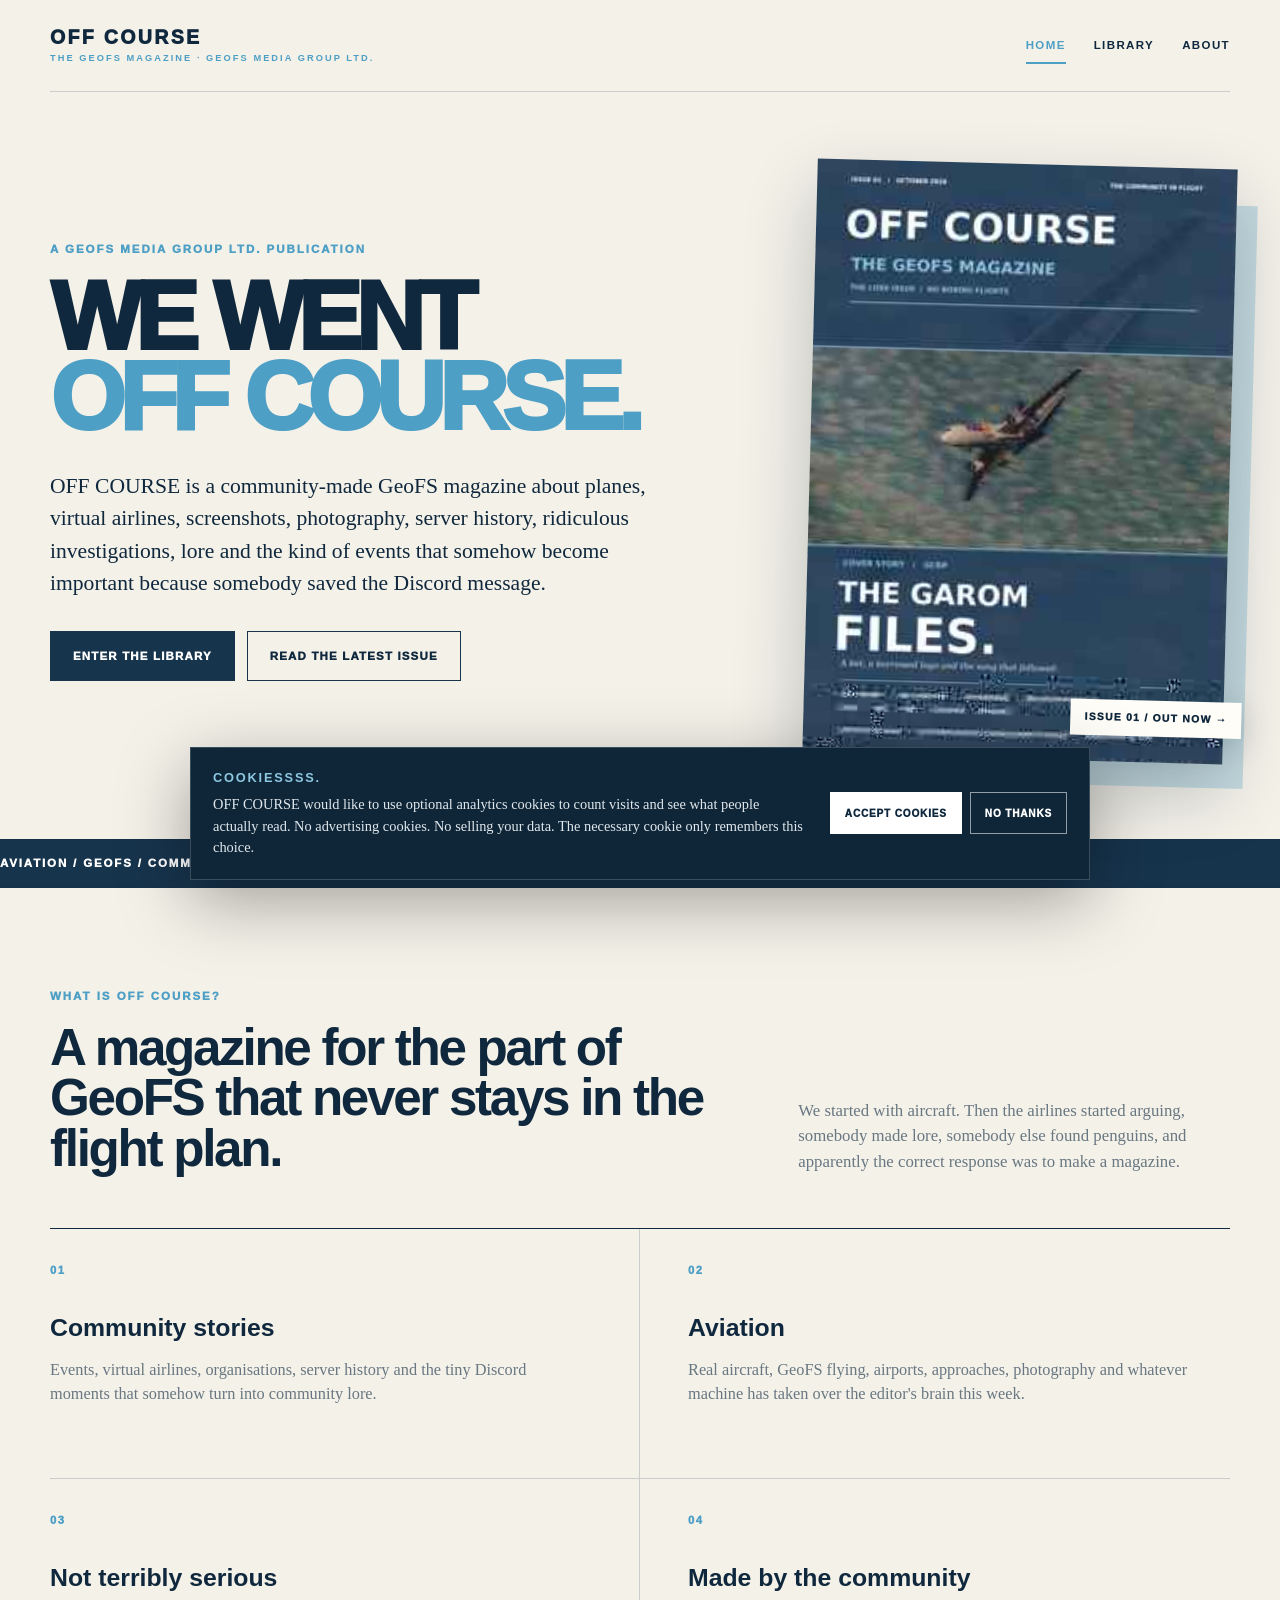
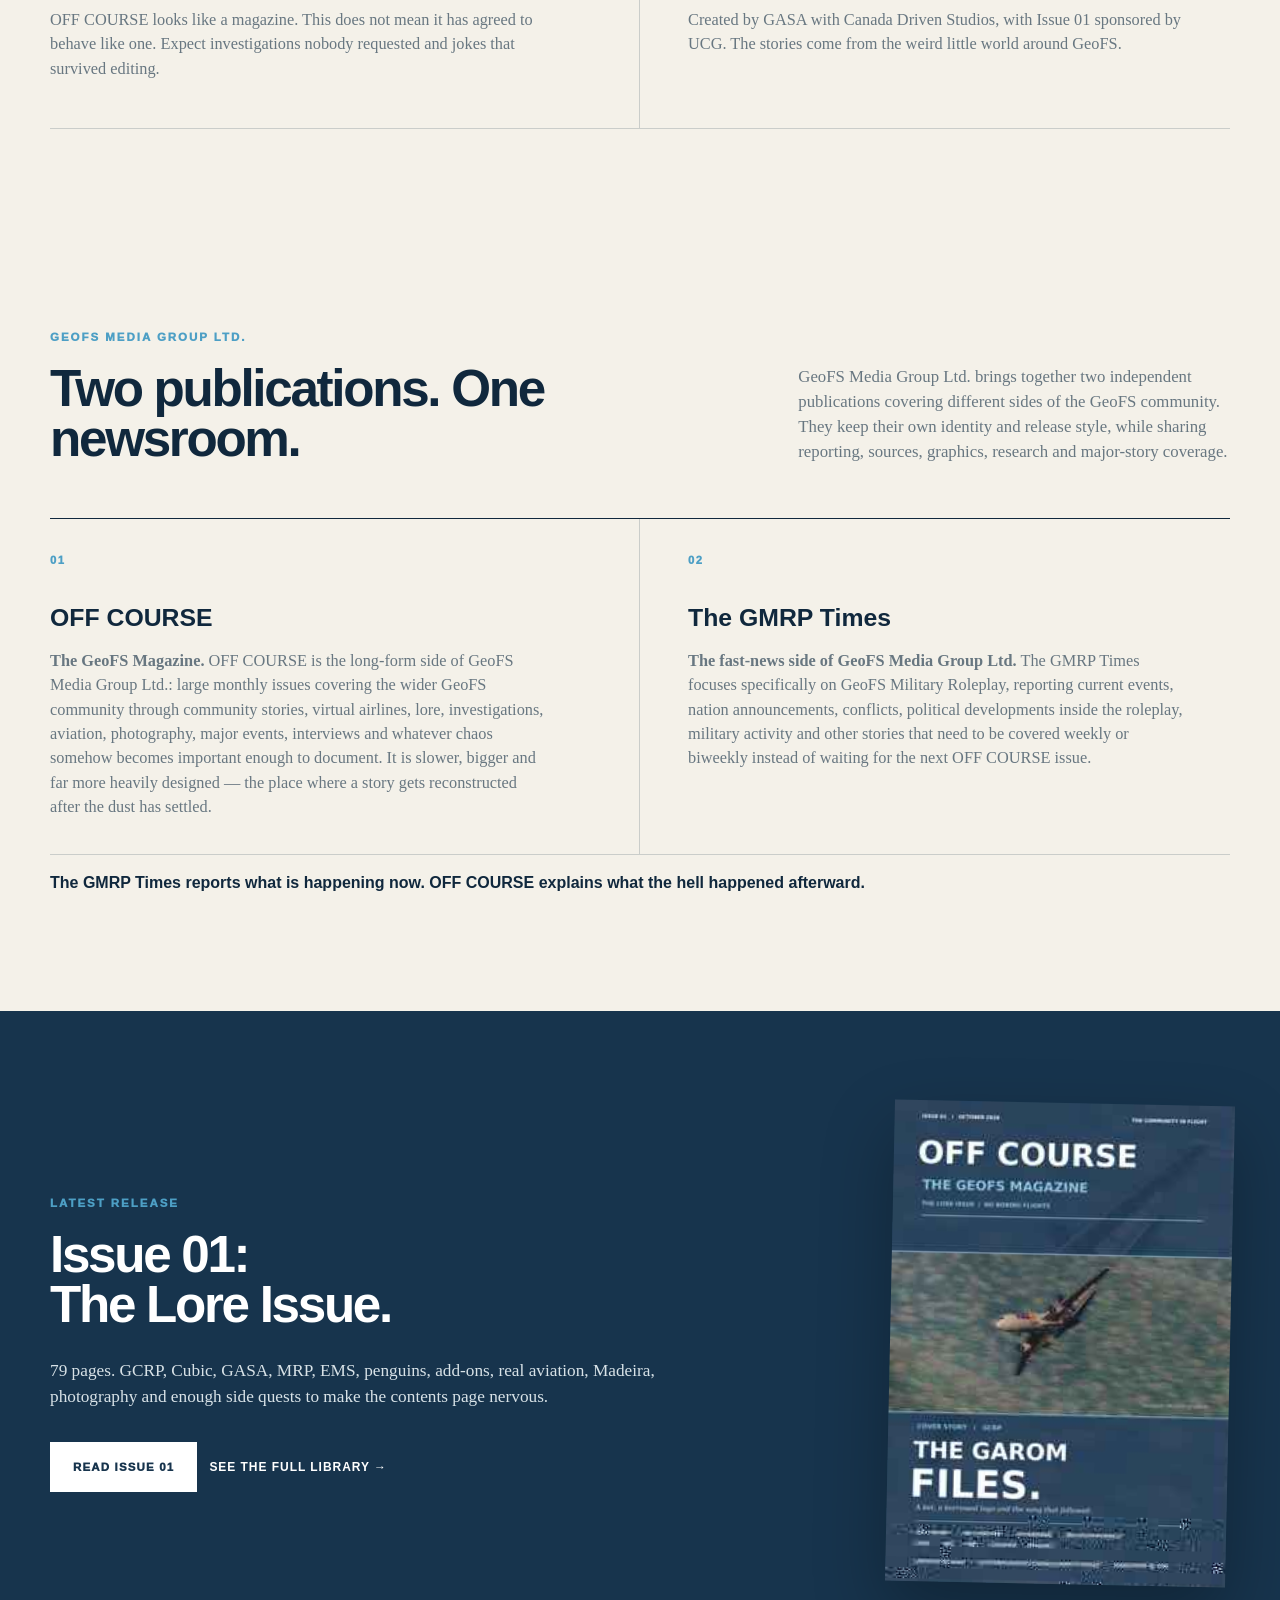
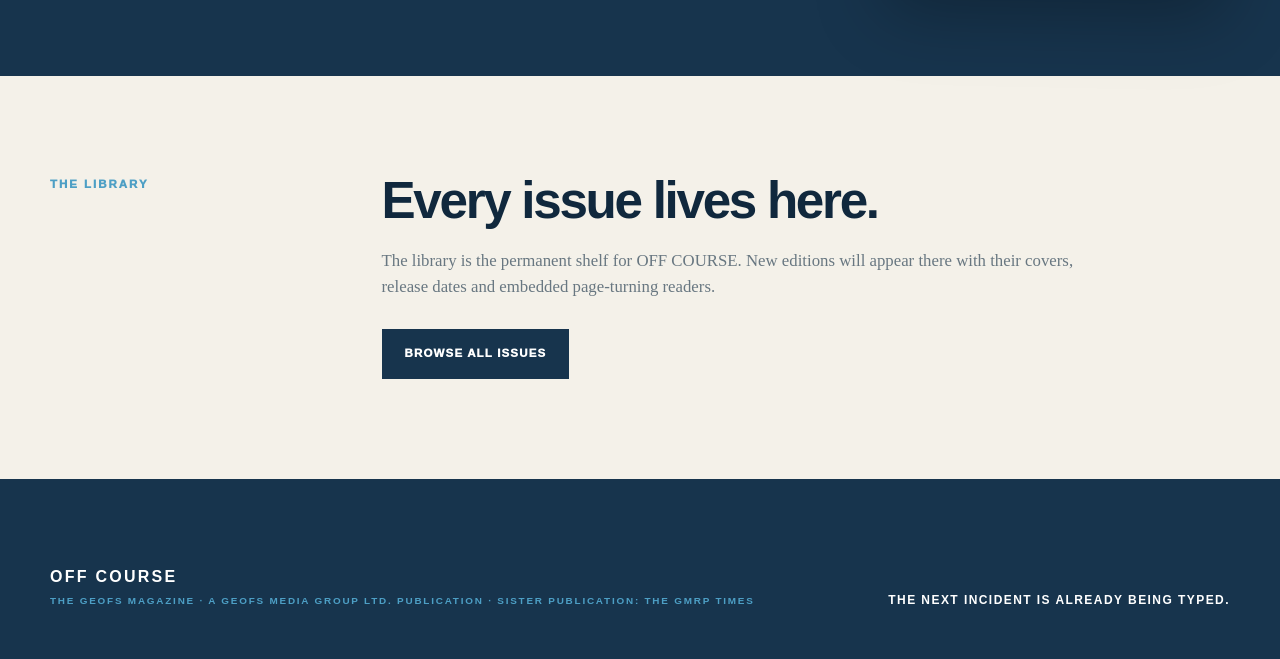
<file: index.html>
<!doctype html>
<html lang="en">
<head>
  <meta charset="utf-8" />
  <meta name="viewport" content="width=device-width, initial-scale=1" />
  <meta name="theme-color" content="#17344d" />
  <meta name="description" content="OFF COURSE — The GeoFS Magazine. Community aviation, lore, photography, virtual airlines, investigations and whatever escaped into the group chat." />
  <meta property="og:title" content="OFF COURSE — The GeoFS Magazine" />
  <meta property="og:description" content="Community aviation. No boring flights." />
  <meta property="og:image" content="assets/issue-01-cover.jpg" />
  <title>OFF COURSE — The GeoFS Magazine</title>
  <link rel="icon" href="assets/favicon.svg" type="image/svg+xml" />
  <link rel="stylesheet" href="styles.css" />
</head>
<body>
  <header class="site-header">
    <a class="brand" href="index.html" aria-label="OFF COURSE home">
      <span class="brand-main">OFF COURSE</span>
      <span class="brand-sub">THE GEOFS MAGAZINE · GEOFS MEDIA GROUP LTD.</span>
    </a>
    <nav aria-label="Main navigation">
      <a class="active" href="index.html">Home</a>
      <a href="library.html">Library</a>
      <a href="#about">About</a>
    </nav>
  </header>

  <main>
    <section class="home-hero">
      <div class="hero-copy">
        <p class="eyebrow">A GEOFS MEDIA GROUP LTD. PUBLICATION</p>
        <h1>WE WENT<br><em>OFF COURSE.</em></h1>
        <p class="lede">OFF COURSE is a community-made GeoFS magazine about planes, virtual airlines, screenshots, photography, server history, ridiculous investigations, lore and the kind of events that somehow become important because somebody saved the Discord message.</p>
        <div class="actions">
          <a class="button primary" href="library.html">Enter the library</a>
          <button class="button ghost" data-reader="e8e3e8e0c5" data-issue="01">Read the latest issue</button>
        </div>
      </div>

      <a class="cover-wrap" href="library.html" aria-label="Browse the OFF COURSE issue library">
        <span class="cover-shadow" aria-hidden="true"></span>
        <img src="assets/issue-01-cover.jpg" alt="Cover of OFF COURSE Issue 01, October 2026" />
        <span class="cover-hint">ISSUE 01 / OUT NOW →</span>
      </a>
    </section>

    <section class="ticker" aria-label="Magazine topics">
      <div>AVIATION / GEOFS / COMMUNITY / LORE / PHOTOGRAPHY / VIRTUAL AIRLINES / INVESTIGATIONS / ABSOLUTE NONSENSE /</div>
    </section>

    <section class="manifesto section" id="about">
      <div class="section-heading">
        <div>
          <p class="eyebrow">WHAT IS OFF COURSE?</p>
          <h2>A magazine for the part of GeoFS that never stays in the flight plan.</h2>
        </div>
        <p>We started with aircraft. Then the airlines started arguing, somebody made lore, somebody else found penguins, and apparently the correct response was to make a magazine.</p>
      </div>

      <div class="feature-grid">
        <article><span>01</span><h3>Community stories</h3><p>Events, virtual airlines, organisations, server history and the tiny Discord moments that somehow turn into community lore.</p></article>
        <article><span>02</span><h3>Aviation</h3><p>Real aircraft, GeoFS flying, airports, approaches, photography and whatever machine has taken over the editor's brain this week.</p></article>
        <article><span>03</span><h3>Not terribly serious</h3><p>OFF COURSE looks like a magazine. This does not mean it has agreed to behave like one. Expect investigations nobody requested and jokes that survived editing.</p></article>
        <article><span>04</span><h3>Made by the community</h3><p>Created by GASA with Canada Driven Studios, with Issue 01 sponsored by UCG. The stories come from the weird little world around GeoFS.</p></article>
      </div>
    </section>

    <section class="section" id="publications">
      <div class="section-heading">
        <div>
          <p class="eyebrow">GEOFS MEDIA GROUP LTD.</p>
          <h2>Two publications. One newsroom.</h2>
        </div>
        <p>GeoFS Media Group Ltd. brings together two independent publications covering different sides of the GeoFS community. They keep their own identity and release style, while sharing reporting, sources, graphics, research and major-story coverage.</p>
      </div>
      <div class="feature-grid">
        <article><span>01</span><h3>OFF COURSE</h3><p><strong>The GeoFS Magazine.</strong> OFF COURSE is the long-form side of GeoFS Media Group Ltd.: large monthly issues covering the wider GeoFS community through community stories, virtual airlines, lore, investigations, aviation, photography, major events, interviews and whatever chaos somehow becomes important enough to document. It is slower, bigger and far more heavily designed — the place where a story gets reconstructed after the dust has settled.</p></article>
        <article><span>02</span><h3>The GMRP Times</h3><p><strong>The fast-news side of GeoFS Media Group Ltd.</strong> The GMRP Times focuses specifically on GeoFS Military Roleplay, reporting current events, nation announcements, conflicts, political developments inside the roleplay, military activity and other stories that need to be covered weekly or biweekly instead of waiting for the next OFF COURSE issue.</p></article>
      </div>
      <p><strong>The GMRP Times reports what is happening now. OFF COURSE explains what the hell happened afterward.</strong></p>
    </section>

    <section class="latest-band">
      <div class="latest-inner">
        <div>
          <p class="eyebrow">LATEST RELEASE</p>
          <h2>Issue 01:<br>The Lore Issue.</h2>
          <p>79 pages. GCRP, Cubic, GASA, MRP, EMS, penguins, add-ons, real aviation, Madeira, photography and enough side quests to make the contents page nervous.</p>
          <div class="actions">
            <button class="button light" data-reader="e8e3e8e0c5" data-issue="01">Read Issue 01</button>
            <a class="text-link" href="library.html">See the full library →</a>
          </div>
        </div>
        <img src="assets/issue-01-cover.jpg" alt="OFF COURSE Issue 01 cover" loading="lazy" />
      </div>
    </section>

    <section class="section library-callout">
      <p class="eyebrow">THE LIBRARY</p>
      <div>
        <h2>Every issue lives here.</h2>
        <p>The library is the permanent shelf for OFF COURSE. New editions will appear there with their covers, release dates and embedded page-turning readers.</p>
        <a class="button primary" href="library.html">Browse all issues</a>
      </div>
    </section>
  </main>

  <footer><div><strong>OFF COURSE</strong><span>THE GEOFS MAGAZINE · A GEOFS MEDIA GROUP LTD. PUBLICATION · SISTER PUBLICATION: THE GMRP TIMES</span></div><p>THE NEXT INCIDENT IS ALREADY BEING TYPED.</p></footer>

  <dialog class="reader" id="reader-dialog" aria-label="Magazine reader">
    <div class="reader-bar">
      <div><strong id="reader-title">OFF COURSE — ISSUE 01</strong><span>THE GEOFS MAGAZINE</span></div>
      <div class="reader-actions">
        <a id="reader-external" href="https://heyzine.com/flip-book/e8e3e8e0c5.html" target="_blank" rel="noopener">Open separately ↗</a>
        <button id="reader-close" aria-label="Close reader">×</button>
      </div>
    </div>
    <div class="reader-frame-wrap"><iframe id="reader-frame" title="OFF COURSE magazine reader" allowfullscreen allow="autoplay; fullscreen; clipboard-write" scrolling="no"></iframe></div>
  </dialog>

  <script src="app.js"></script>
</body>
</html>
</file>
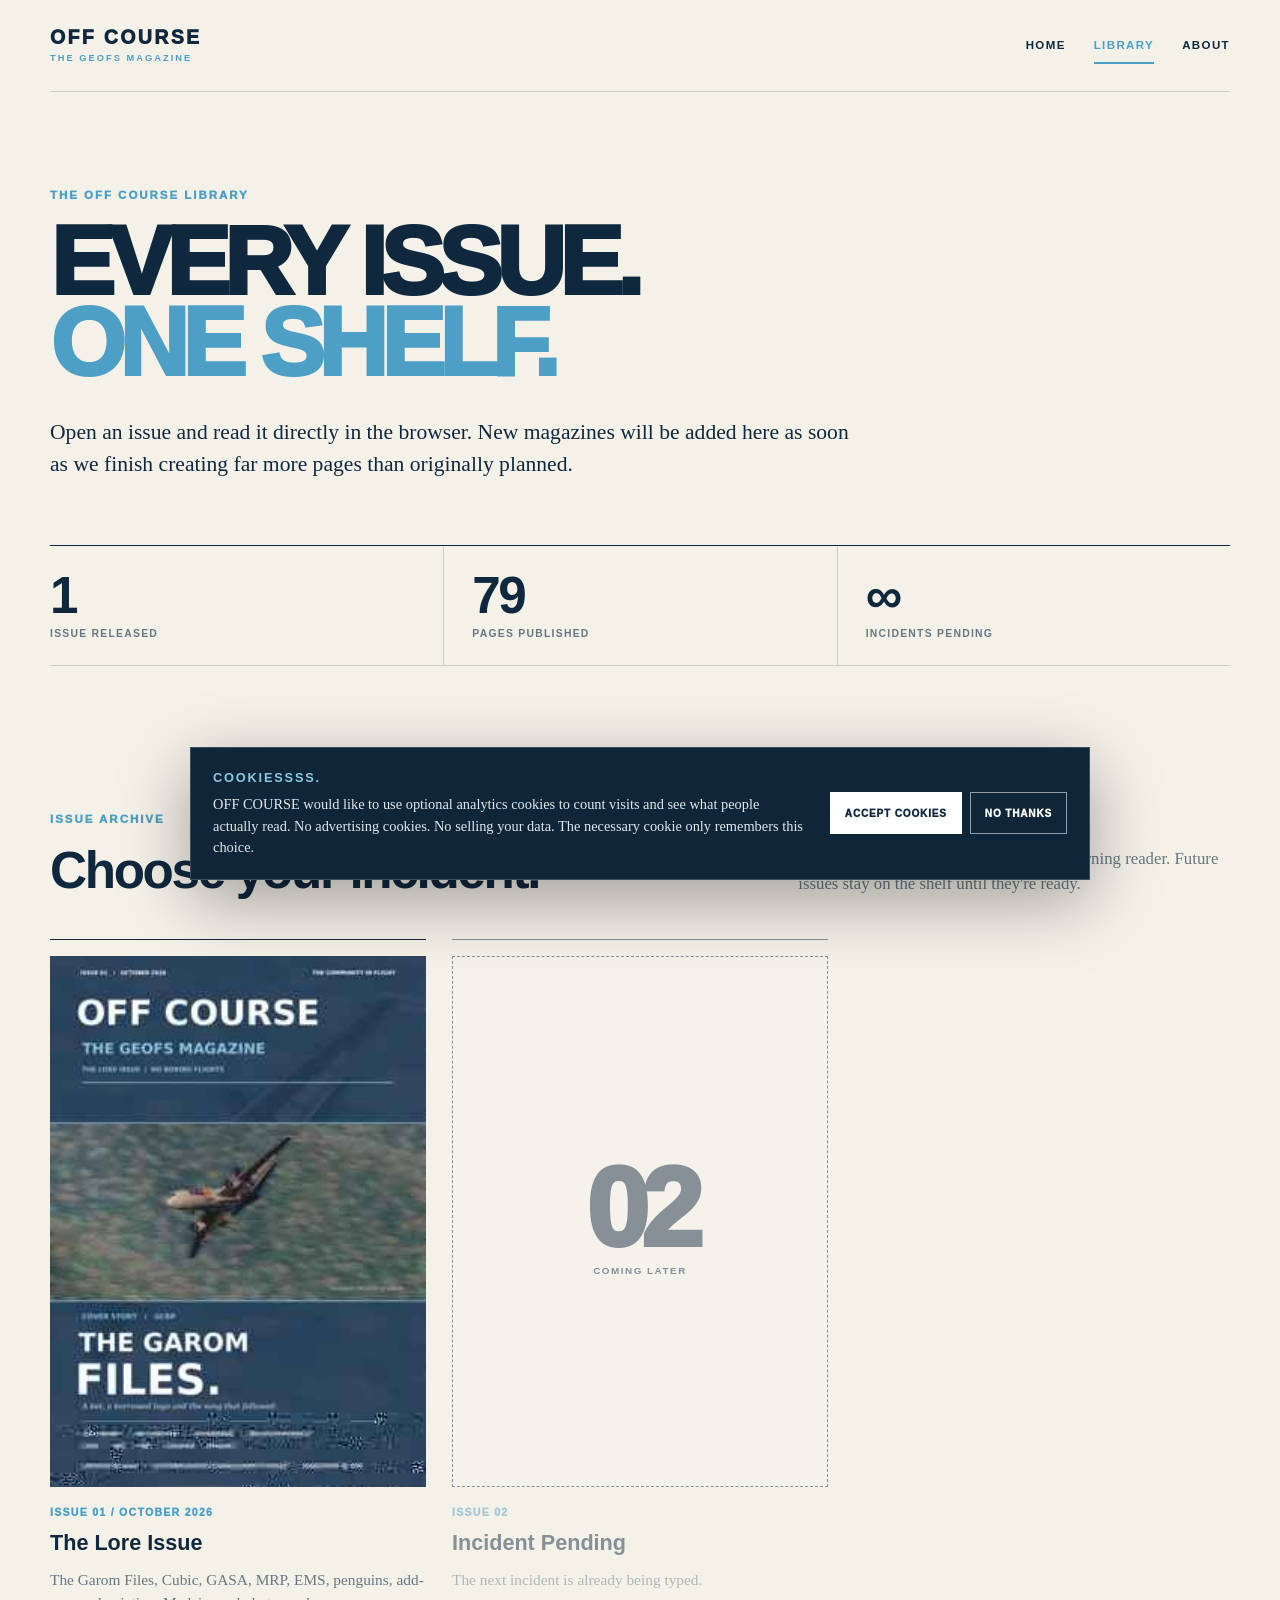
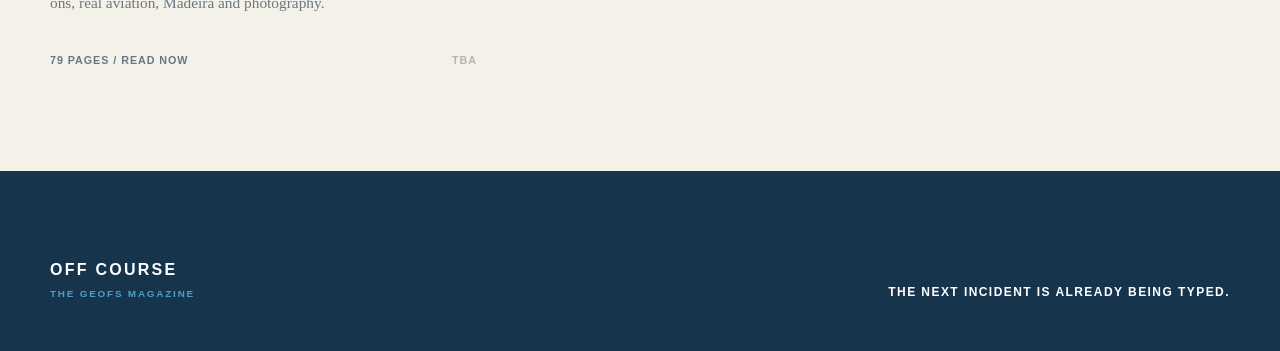
<file: library.html>
<!doctype html>
<html lang="en">
<head>
  <meta charset="utf-8" /><meta name="viewport" content="width=device-width, initial-scale=1" />
  <meta name="theme-color" content="#17344d" />
  <meta name="description" content="The OFF COURSE issue library — browse and read every edition of The GeoFS Magazine." />
  <meta property="og:title" content="OFF COURSE — Issue Library" />
  <meta property="og:description" content="Every OFF COURSE issue, in one place." />
  <meta property="og:image" content="assets/issue-01-cover.jpg" />
  <title>Library — OFF COURSE</title>
  <link rel="icon" href="assets/favicon.svg" type="image/svg+xml" /><link rel="stylesheet" href="styles.css" />
</head>
<body>
  <header class="site-header"><a class="brand" href="index.html" aria-label="OFF COURSE home"><span class="brand-main">OFF COURSE</span><span class="brand-sub">THE GEOFS MAGAZINE</span></a><nav aria-label="Main navigation"><a href="index.html">Home</a><a class="active" href="library.html">Library</a><a href="index.html#about">About</a></nav></header>
  <main>
    <section class="library-hero"><p class="eyebrow">THE OFF COURSE LIBRARY</p><h1>EVERY ISSUE.<br><em>ONE SHELF.</em></h1><p class="lede">Open an issue and read it directly in the browser. New magazines will be added here as soon as we finish creating far more pages than originally planned.</p><div class="library-stats"><div><strong id="released-count">1</strong><span>ISSUE RELEASED</span></div><div><strong id="page-count">79</strong><span>PAGES PUBLISHED</span></div><div><strong>∞</strong><span>INCIDENTS PENDING</span></div></div></section>
    <section class="section archive-section"><div class="section-heading compact"><div><p class="eyebrow">ISSUE ARCHIVE</p><h2>Choose your incident.</h2></div><p>Tap any released cover to open the page-turning reader. Future issues stay on the shelf until they're ready.</p></div><div class="issue-grid" id="issue-grid"></div></section>
  </main>
  <footer><div><strong>OFF COURSE</strong><span>THE GEOFS MAGAZINE</span></div><p>THE NEXT INCIDENT IS ALREADY BEING TYPED.</p></footer>
  <dialog class="reader" id="reader-dialog" aria-label="Magazine reader"><div class="reader-bar"><div><strong id="reader-title">OFF COURSE</strong><span>THE GEOFS MAGAZINE</span></div><div class="reader-actions"><a id="reader-external" href="#" target="_blank" rel="noopener">Open separately ↗</a><button id="reader-close" aria-label="Close reader">×</button></div></div><div class="reader-frame-wrap"><iframe id="reader-frame" title="OFF COURSE magazine reader" allowfullscreen allow="autoplay; fullscreen; clipboard-write" scrolling="no"></iframe></div></dialog>
  <script src="app.js"></script>
</body></html>
</file>
<file: styles.css>
:root{--ink:#10283d;--navy:#17344d;--blue:#4d9fc5;--ice:#dcecf2;--paper:#f4f1e9;--white:#fffdf8;--muted:#687781;--line:rgba(16,40,61,.18);--max:1180px}*{box-sizing:border-box}html{scroll-behavior:smooth}body{margin:0;background:var(--paper);color:var(--ink);font-family:Inter,ui-sans-serif,-apple-system,BlinkMacSystemFont,"Segoe UI",sans-serif;line-height:1.5}button,a{font:inherit}a{color:inherit}.site-header{width:min(calc(100% - 40px),var(--max));margin:0 auto;min-height:92px;display:flex;align-items:center;justify-content:space-between;border-bottom:1px solid var(--line)}.brand{text-decoration:none;display:grid;line-height:1;gap:7px}.brand-main{font-size:1.22rem;font-weight:950;letter-spacing:.12em}.brand-sub{font-size:.58rem;font-weight:900;letter-spacing:.22em;color:var(--blue)}nav{display:flex;gap:28px}nav a{position:relative;text-decoration:none;text-transform:uppercase;font-size:.72rem;font-weight:900;letter-spacing:.12em}nav a:hover,nav a.active{color:var(--blue)}nav a.active:after{content:"";position:absolute;left:0;right:0;bottom:-10px;height:2px;background:var(--blue)}.eyebrow{margin:0 0 18px;color:var(--blue);font-size:.72rem;font-weight:950;letter-spacing:.17em;text-transform:uppercase}h1{margin:0;font-size:clamp(3.7rem,7.5vw,7.5rem);line-height:.84;letter-spacing:-.065em;font-weight:950}h1 em{color:var(--blue);font-style:normal}h2{margin:0;font-size:clamp(2.2rem,4vw,4.5rem);line-height:.98;letter-spacing:-.045em}.lede{max-width:700px;margin:32px 0;font-family:Georgia,"Times New Roman",serif;font-size:clamp(1.05rem,1.7vw,1.35rem)}.actions{display:flex;gap:12px;flex-wrap:wrap;align-items:center}.button{min-height:50px;padding:0 22px;display:inline-flex;align-items:center;justify-content:center;border:1px solid var(--navy);background:transparent;color:var(--ink);text-decoration:none;text-transform:uppercase;letter-spacing:.1em;font-size:.72rem;font-weight:950;cursor:pointer}.button.primary{background:var(--navy);color:white}.button.primary:hover{background:var(--blue);border-color:var(--blue)}.button.ghost:hover{background:var(--ice)}.button.light{border-color:white;background:white;color:var(--navy)}.button.light:hover{background:var(--ice)}.text-link{color:white;font-size:.75rem;font-weight:900;letter-spacing:.08em;text-transform:uppercase;text-decoration:none}.home-hero{width:min(calc(100% - 40px),var(--max));margin:0 auto;min-height:720px;padding:72px 0 80px;display:grid;grid-template-columns:1.1fr .9fr;align-items:center;gap:72px}.cover-wrap{position:relative;width:min(100%,420px);justify-self:end;text-decoration:none;transform:rotate(1.5deg);transition:transform .25s ease}.cover-wrap:hover{transform:rotate(0) translateY(-8px)}.cover-wrap img{position:relative;z-index:2;width:100%;display:block;box-shadow:0 30px 70px rgba(10,31,48,.24)}.cover-shadow{position:absolute;z-index:0;inset:6% -5% -4% 6%;background:var(--blue);opacity:.28}.cover-hint{position:absolute;z-index:3;right:-18px;bottom:26px;background:var(--white);padding:10px 14px;font-size:.65rem;font-weight:950;letter-spacing:.12em;box-shadow:0 8px 30px rgba(10,31,48,.18)}.ticker{overflow:hidden;border-top:1px solid var(--line);border-bottom:1px solid var(--line);background:var(--navy);color:white}.ticker div{width:max-content;padding:15px 0;font-size:.72rem;font-weight:950;letter-spacing:.16em;animation:drift 24s linear infinite}@keyframes drift{to{transform:translateX(-30%)}}.section{width:min(calc(100% - 40px),var(--max));margin:0 auto;padding:100px 0}.section-heading{display:grid;grid-template-columns:1fr .62fr;gap:52px;align-items:end;margin-bottom:54px}.section-heading.compact{margin-bottom:42px}.section-heading>p{margin:0;color:var(--muted);font-family:Georgia,"Times New Roman",serif;font-size:1.05rem}.feature-grid{display:grid;grid-template-columns:repeat(2,minmax(0,1fr));border-top:1px solid var(--ink)}.feature-grid article{min-height:250px;padding:28px 34px 34px 0;border-bottom:1px solid var(--line)}.feature-grid article:nth-child(odd){padding-right:48px;border-right:1px solid var(--line)}.feature-grid article:nth-child(even){padding-left:48px}.feature-grid span{color:var(--blue);font-size:.7rem;font-weight:950;letter-spacing:.14em}.feature-grid h3{margin:28px 0 12px;font-size:1.55rem}.feature-grid p{max-width:500px;margin:0;color:var(--muted);font-family:Georgia,"Times New Roman",serif;font-size:1.02rem}.latest-band{background:var(--navy);color:white}.latest-inner{width:min(calc(100% - 40px),var(--max));margin:0 auto;padding:92px 0;display:grid;grid-template-columns:1fr .55fr;gap:90px;align-items:center}.latest-inner>div>p:not(.eyebrow){max-width:650px;margin:28px 0 32px;color:#d8e2e7;font-family:Georgia,"Times New Roman",serif;font-size:1.08rem}.latest-inner img{width:min(100%,340px);justify-self:end;box-shadow:0 30px 70px rgba(0,0,0,.28);transform:rotate(1.2deg)}.library-callout{display:grid;grid-template-columns:.32fr 1fr;gap:60px;align-items:start}.library-callout>div>p{max-width:700px;margin:22px 0 30px;color:var(--muted);font-family:Georgia,"Times New Roman",serif;font-size:1.05rem}.library-hero{width:min(calc(100% - 40px),var(--max));margin:0 auto;padding:95px 0 75px}.library-hero .lede{max-width:800px}.library-stats{margin-top:65px;display:grid;grid-template-columns:repeat(3,minmax(0,1fr));border-top:1px solid var(--ink);border-bottom:1px solid var(--line)}.library-stats div{padding:24px 28px 24px 0;display:grid;gap:4px}.library-stats div+div{padding-left:28px;border-left:1px solid var(--line)}.library-stats strong{font-size:clamp(2rem,4vw,3.8rem);line-height:1;letter-spacing:-.05em}.library-stats span{color:var(--muted);font-size:.65rem;font-weight:900;letter-spacing:.12em}.archive-section{padding-top:70px}.issue-grid{display:grid;grid-template-columns:repeat(3,minmax(0,1fr));gap:38px 26px}.issue-card{border-top:1px solid var(--ink);padding-top:16px}.issue-open{width:100%;padding:0;border:0;background:transparent;text-align:left;color:inherit;cursor:pointer}.issue-cover-frame{position:relative;overflow:hidden;background:#d8d8d3}.issue-cover-frame img{width:100%;aspect-ratio:1/1.414;object-fit:cover;display:block;transition:transform .25s ease,filter .25s ease}.issue-cover-frame>span{position:absolute;left:16px;right:16px;bottom:16px;padding:12px 14px;background:var(--white);color:var(--ink);font-size:.65rem;font-weight:950;letter-spacing:.12em;transform:translateY(75px);transition:transform .22s ease}.issue-open:hover .issue-cover-frame img{transform:scale(1.018);filter:brightness(.82)}.issue-open:hover .issue-cover-frame>span{transform:translateY(0)}.card-copy{padding-top:18px}.issue-number{margin:0 0 6px;color:var(--blue);font-size:.66rem;font-weight:950;letter-spacing:.12em}.issue-card h3{margin:0 0 9px;font-size:1.35rem}.card-description{min-height:72px;margin:0 0 12px;color:var(--muted);font-family:Georgia,"Times New Roman",serif;font-size:.96rem}.meta{margin:0;color:var(--muted);font-size:.67rem;font-weight:850;letter-spacing:.09em;text-transform:uppercase}.issue-card.pending{opacity:.48}.placeholder-cover{aspect-ratio:1/1.414;display:grid;place-content:center;gap:10px;text-align:center;border:1px dashed var(--ink);background:rgba(255,255,255,.2)}.placeholder-cover span{font-weight:950;font-size:clamp(4rem,9vw,7rem);letter-spacing:-.07em;line-height:.8}.placeholder-cover small{font-size:.62rem;font-weight:900;letter-spacing:.15em}footer{background:var(--navy);color:white;min-height:180px;padding:50px max(20px,calc((100vw - var(--max))/2));display:flex;justify-content:space-between;gap:30px;align-items:flex-end}footer>div{display:grid;gap:5px}footer strong{letter-spacing:.14em}footer span{color:var(--blue);font-size:.62rem;font-weight:900;letter-spacing:.18em}footer p{margin:0;font-size:.75rem;font-weight:900;letter-spacing:.12em}.reader{width:min(96vw,1500px);height:94vh;padding:0;border:0;background:#0b1720;color:white;box-shadow:0 30px 120px rgba(0,0,0,.55)}.reader::backdrop{background:rgba(5,13,19,.82);backdrop-filter:blur(7px)}.reader[open]{display:grid;grid-template-rows:auto 1fr}.reader-bar{min-height:62px;padding:10px 14px 10px 18px;display:flex;align-items:center;justify-content:space-between;gap:20px;border-bottom:1px solid rgba(255,255,255,.14)}.reader-bar>div:first-child{display:grid}.reader-bar strong{font-size:.78rem;letter-spacing:.1em}.reader-bar span{font-size:.55rem;color:#8dbdd3;letter-spacing:.16em}.reader-actions{display:flex;align-items:center;gap:14px}.reader-actions a{font-size:.7rem;text-decoration:none;color:#bcd8e5}#reader-close{width:38px;height:38px;border:1px solid rgba(255,255,255,.22);border-radius:50%;background:transparent;color:white;font-size:1.55rem;line-height:1;cursor:pointer}.reader-frame-wrap{min-height:0}.reader iframe{width:100%;height:100%;border:0;background:#101820}@media(max-width:850px){.site-header{min-height:78px}nav{gap:14px}.home-hero{grid-template-columns:1fr;gap:48px;padding-top:55px}.cover-wrap{justify-self:center;width:min(82vw,430px)}.section-heading,.latest-inner,.library-callout{grid-template-columns:1fr}.latest-inner{gap:45px}.latest-inner img{justify-self:start}.issue-grid{grid-template-columns:repeat(2,minmax(0,1fr))}}@media(max-width:620px){.site-header{width:min(calc(100% - 28px),var(--max))}nav a{font-size:.63rem}nav a:last-child{display:none}.home-hero,.section,.library-hero,.latest-inner{width:min(calc(100% - 28px),var(--max))}.home-hero{min-height:auto;padding-bottom:58px}h1{font-size:clamp(3.25rem,17vw,5rem)}.feature-grid{grid-template-columns:1fr}.feature-grid article,.feature-grid article:nth-child(odd),.feature-grid article:nth-child(even){min-height:0;padding:26px 0 30px;border-right:0}.library-stats{grid-template-columns:1fr}.library-stats div+div{padding-left:0;border-left:0;border-top:1px solid var(--line)}.issue-grid{grid-template-columns:1fr}.card-description{min-height:0}.reader{width:100vw;max-width:none;height:100dvh;max-height:none;margin:0}.reader-bar strong{font-size:.66rem}.reader-actions a{display:none}footer{align-items:flex-start;flex-direction:column}}@media(prefers-reduced-motion:reduce){html{scroll-behavior:auto}.ticker div{animation:none}.cover-wrap,.issue-cover-frame img,.issue-cover-frame>span{transition:none}}

/* Cookie consent: analytics is opt-in and advertising storage stays disabled. */
.cookie-banner{position:fixed;z-index:9999;left:18px;right:18px;bottom:18px;max-width:900px;margin:0 auto;padding:18px 20px;display:flex;align-items:center;justify-content:space-between;gap:24px;background:#0b1720;color:white;border:1px solid rgba(255,255,255,.18);box-shadow:0 20px 70px rgba(0,0,0,.38)}.cookie-copy{max-width:590px}.cookie-copy strong{display:block;color:#8fc8df;font-size:.72rem;letter-spacing:.13em}.cookie-copy p{margin:6px 0 0;color:#d7e3e8;font-family:Georgia,"Times New Roman",serif;font-size:.92rem}.cookie-actions{display:flex;gap:8px;flex-wrap:wrap;justify-content:flex-end}.cookie-actions button{min-height:42px;padding:0 14px;border:1px solid rgba(255,255,255,.35);font-size:.65rem;font-weight:950;letter-spacing:.09em;cursor:pointer}.cookie-accept{background:white;color:#10283d}.cookie-decline{background:transparent;color:white}.cookie-actions button:hover{border-color:#8fc8df}.cookie-accept:hover{background:#dcecf2}@media(max-width:650px){.cookie-banner{left:10px;right:10px;bottom:10px;align-items:stretch;flex-direction:column;gap:14px}.cookie-actions{justify-content:stretch}.cookie-actions button{flex:1}}
.cookie-banner{position:fixed;z-index:9999;left:20px;right:20px;bottom:20px;width:min(calc(100% - 40px),900px);margin:0 auto;padding:20px 22px;background:#0f2639;color:#fff;display:flex;align-items:center;justify-content:space-between;gap:24px;border:1px solid rgba(255,255,255,.18);box-shadow:0 20px 70px rgba(0,0,0,.35);transform:translateY(calc(100% + 50px));opacity:0;transition:transform .25s ease,opacity .25s ease}.cookie-banner.show{transform:translateY(0);opacity:1}.cookie-copy{max-width:590px}.cookie-copy strong{display:block;color:#8dc8e1;font-size:.8rem;letter-spacing:.14em}.cookie-copy p{margin:7px 0 0;color:#e0e8ec;font-family:Georgia,"Times New Roman",serif;font-size:.9rem}.cookie-actions{display:flex;gap:8px;flex-wrap:wrap;justify-content:flex-end}.cookie-actions button{min-height:42px;padding:0 14px;border:1px solid rgba(255,255,255,.55);font-size:.63rem;font-weight:950;letter-spacing:.08em;cursor:pointer}.cookie-accept{background:#fff;color:#10283d}.cookie-reject{background:transparent;color:#fff}@media(max-width:700px){.cookie-banner{left:14px;right:14px;bottom:14px;width:auto;align-items:stretch;flex-direction:column;gap:14px}.cookie-actions{justify-content:flex-start}.cookie-actions button{flex:1}}@media(prefers-reduced-motion:reduce){.cookie-banner{transition:none}}
</file>
